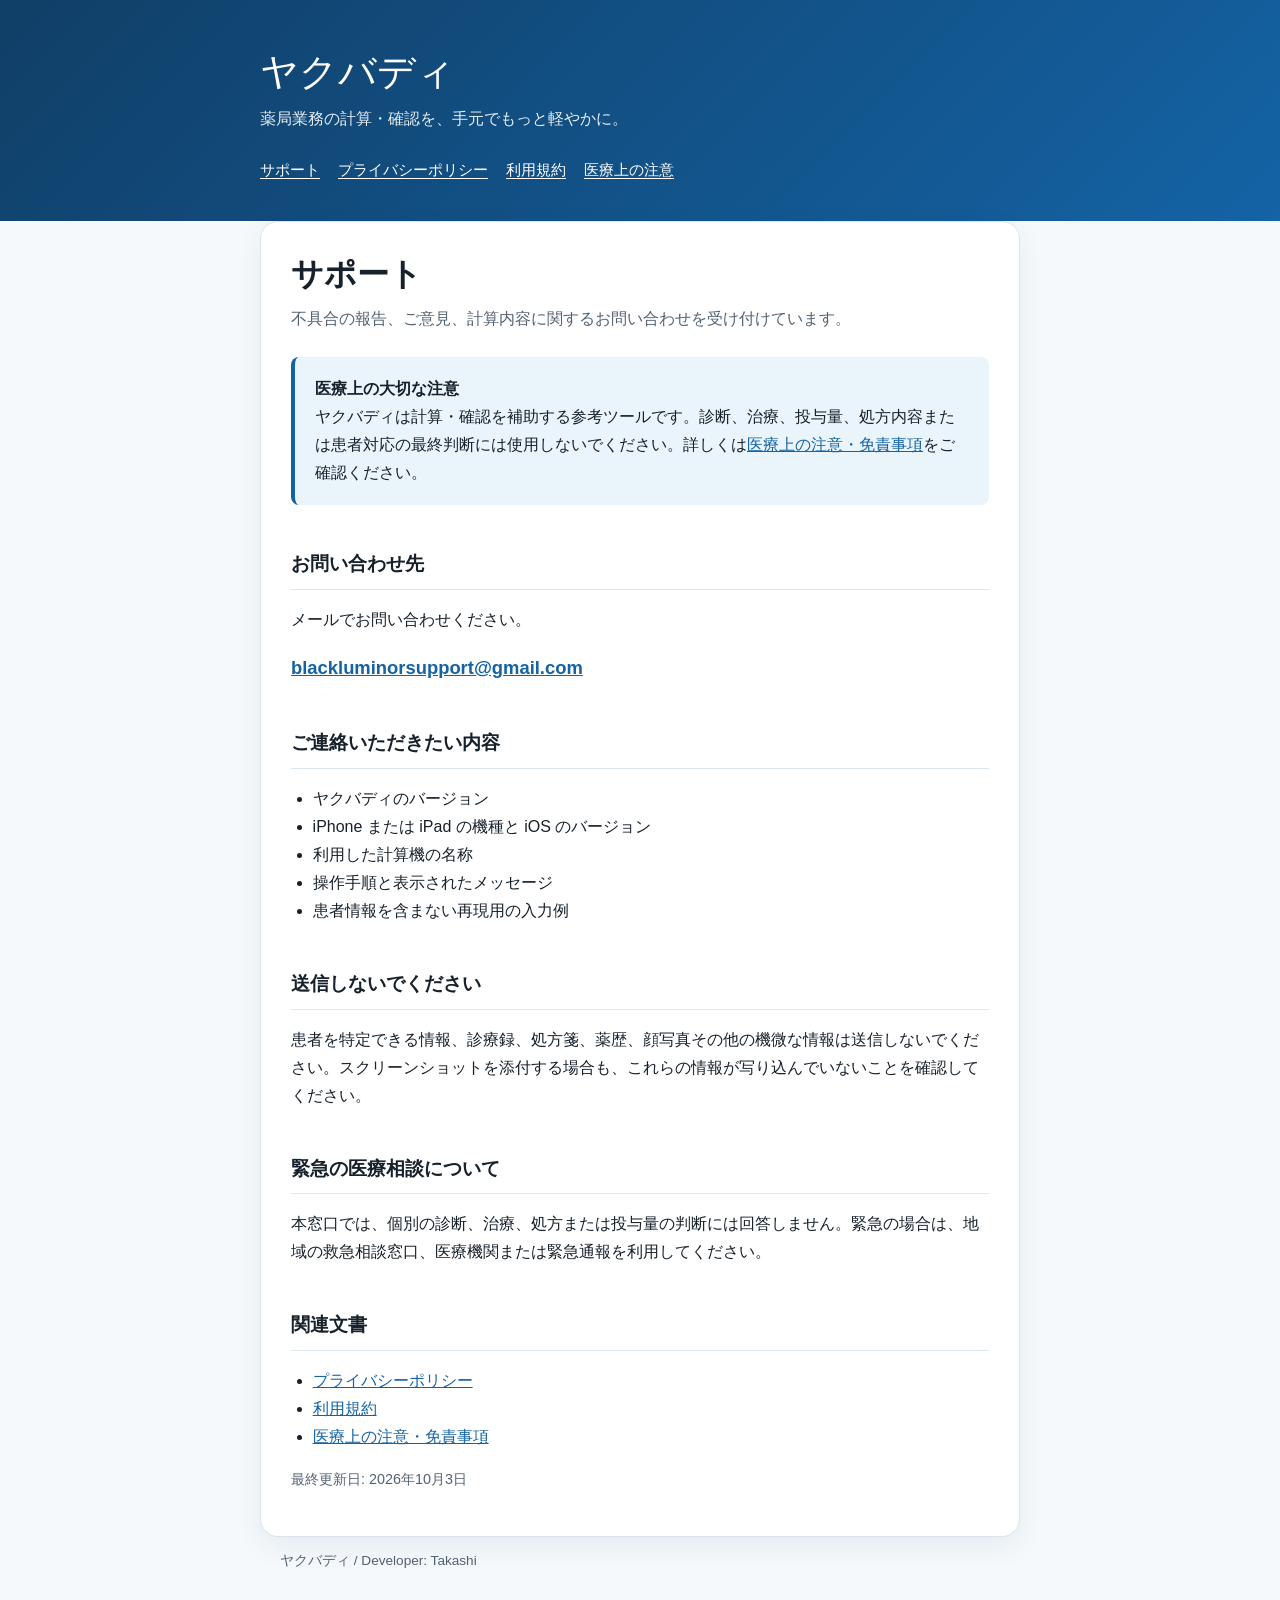
<file: index.html>
<!doctype html>
<html lang="ja"><head><meta charset="utf-8"><meta name="viewport" content="width=device-width, initial-scale=1"><meta name="description" content="ヤクバディのサポートページです。"><title>ヤクバディ サポート</title><link rel="stylesheet" href="style.css"></head>
<body><header class="site-header"><div class="container"><p class="brand">ヤクバディ</p><p class="tagline">薬局業務の計算・確認を、手元でもっと軽やかに。</p><nav aria-label="サイト内ナビゲーション"><a href="index.html">サポート</a><a href="privacy.html">プライバシーポリシー</a><a href="terms.html">利用規約</a><a href="medical-notice.html">医療上の注意</a></nav></div></header>
<main class="container"><h1>サポート</h1><p class="lead">不具合の報告、ご意見、計算内容に関するお問い合わせを受け付けています。</p>
<div class="notice"><strong>医療上の大切な注意</strong><br>ヤクバディは計算・確認を補助する参考ツールです。診断、治療、投与量、処方内容または患者対応の最終判断には使用しないでください。詳しくは<a href="medical-notice.html">医療上の注意・免責事項</a>をご確認ください。</div>
<h2>お問い合わせ先</h2><p>メールでお問い合わせください。</p><p class="email"><a href="mailto:blackluminorsupport@gmail.com">blackluminorsupport@gmail.com</a></p>
<h2>ご連絡いただきたい内容</h2><ul><li>ヤクバディのバージョン</li><li>iPhone または iPad の機種と iOS のバージョン</li><li>利用した計算機の名称</li><li>操作手順と表示されたメッセージ</li><li>患者情報を含まない再現用の入力例</li></ul>
<h2>送信しないでください</h2><p>患者を特定できる情報、診療録、処方箋、薬歴、顔写真その他の機微な情報は送信しないでください。スクリーンショットを添付する場合も、これらの情報が写り込んでいないことを確認してください。</p>
<h2>緊急の医療相談について</h2><p>本窓口では、個別の診断、治療、処方または投与量の判断には回答しません。緊急の場合は、地域の救急相談窓口、医療機関または緊急通報を利用してください。</p>
<h2>関連文書</h2><ul><li><a href="privacy.html">プライバシーポリシー</a></li><li><a href="terms.html">利用規約</a></li><li><a href="medical-notice.html">医療上の注意・免責事項</a></li></ul><p class="updated">最終更新日: 2026年10月3日</p></main><footer class="container">ヤクバディ / Developer: Takashi</footer></body></html>
</file>
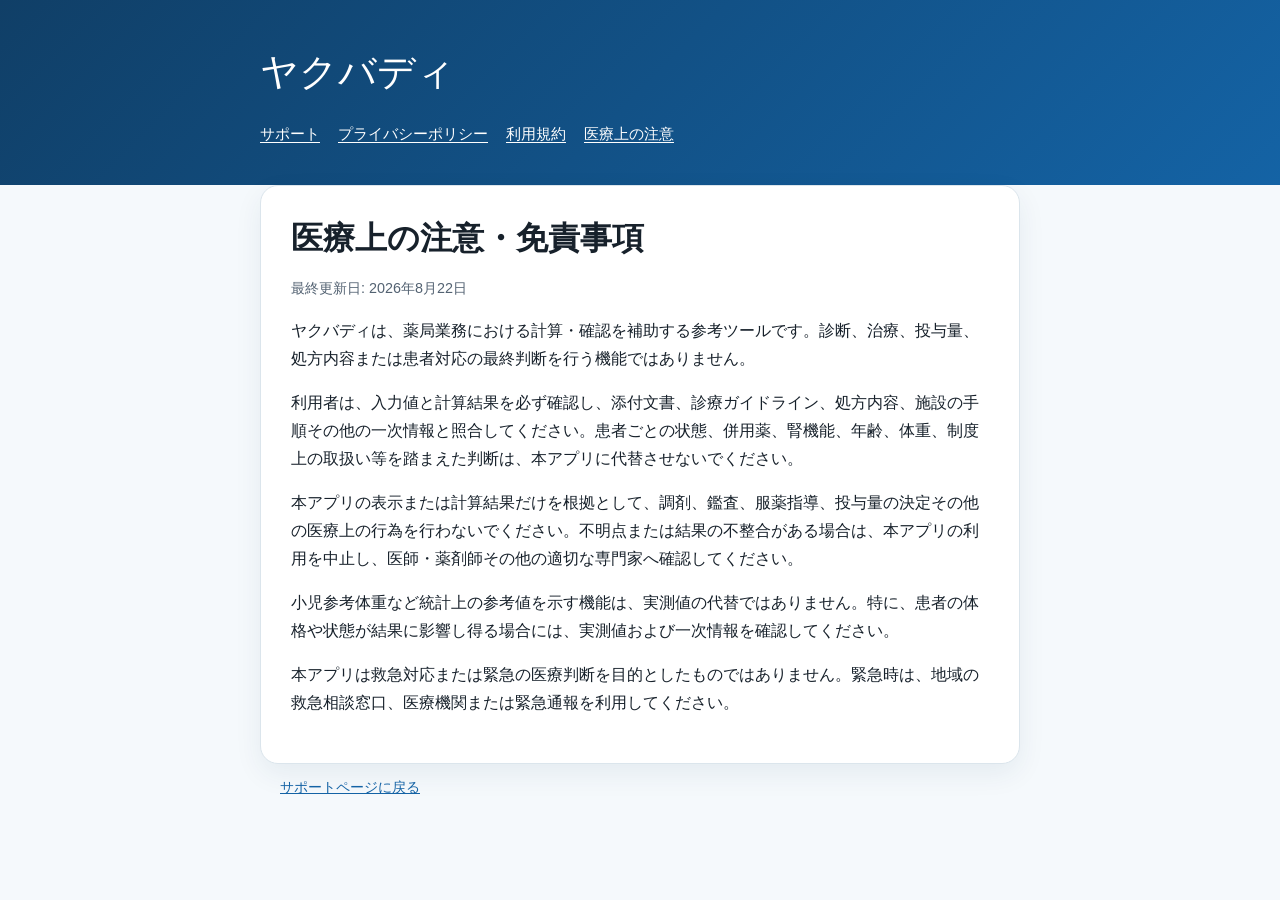
<file: medical-notice.html>
<!doctype html>
<html lang="ja"><head><meta charset="utf-8"><meta name="viewport" content="width=device-width, initial-scale=1"><title>ヤクバディ 医療上の注意・免責事項</title><link rel="stylesheet" href="style.css"></head>
<body><header class="site-header"><div class="container"><p class="brand">ヤクバディ</p><nav aria-label="サイト内ナビゲーション"><a href="index.html">サポート</a><a href="privacy.html">プライバシーポリシー</a><a href="terms.html">利用規約</a><a href="medical-notice.html">医療上の注意</a></nav></div></header><main class="container"><h1>医療上の注意・免責事項</h1><p class="updated">最終更新日: 2026年8月22日</p><p>ヤクバディは、薬局業務における計算・確認を補助する参考ツールです。診断、治療、投与量、処方内容または患者対応の最終判断を行う機能ではありません。</p><p>利用者は、入力値と計算結果を必ず確認し、添付文書、診療ガイドライン、処方内容、施設の手順その他の一次情報と照合してください。患者ごとの状態、併用薬、腎機能、年齢、体重、制度上の取扱い等を踏まえた判断は、本アプリに代替させないでください。</p><p>本アプリの表示または計算結果だけを根拠として、調剤、鑑査、服薬指導、投与量の決定その他の医療上の行為を行わないでください。不明点または結果の不整合がある場合は、本アプリの利用を中止し、医師・薬剤師その他の適切な専門家へ確認してください。</p><p>小児参考体重など統計上の参考値を示す機能は、実測値の代替ではありません。特に、患者の体格や状態が結果に影響し得る場合には、実測値および一次情報を確認してください。</p><p>本アプリは救急対応または緊急の医療判断を目的としたものではありません。緊急時は、地域の救急相談窓口、医療機関または緊急通報を利用してください。</p></main><footer class="container"><a href="index.html">サポートページに戻る</a></footer></body></html>
</file>
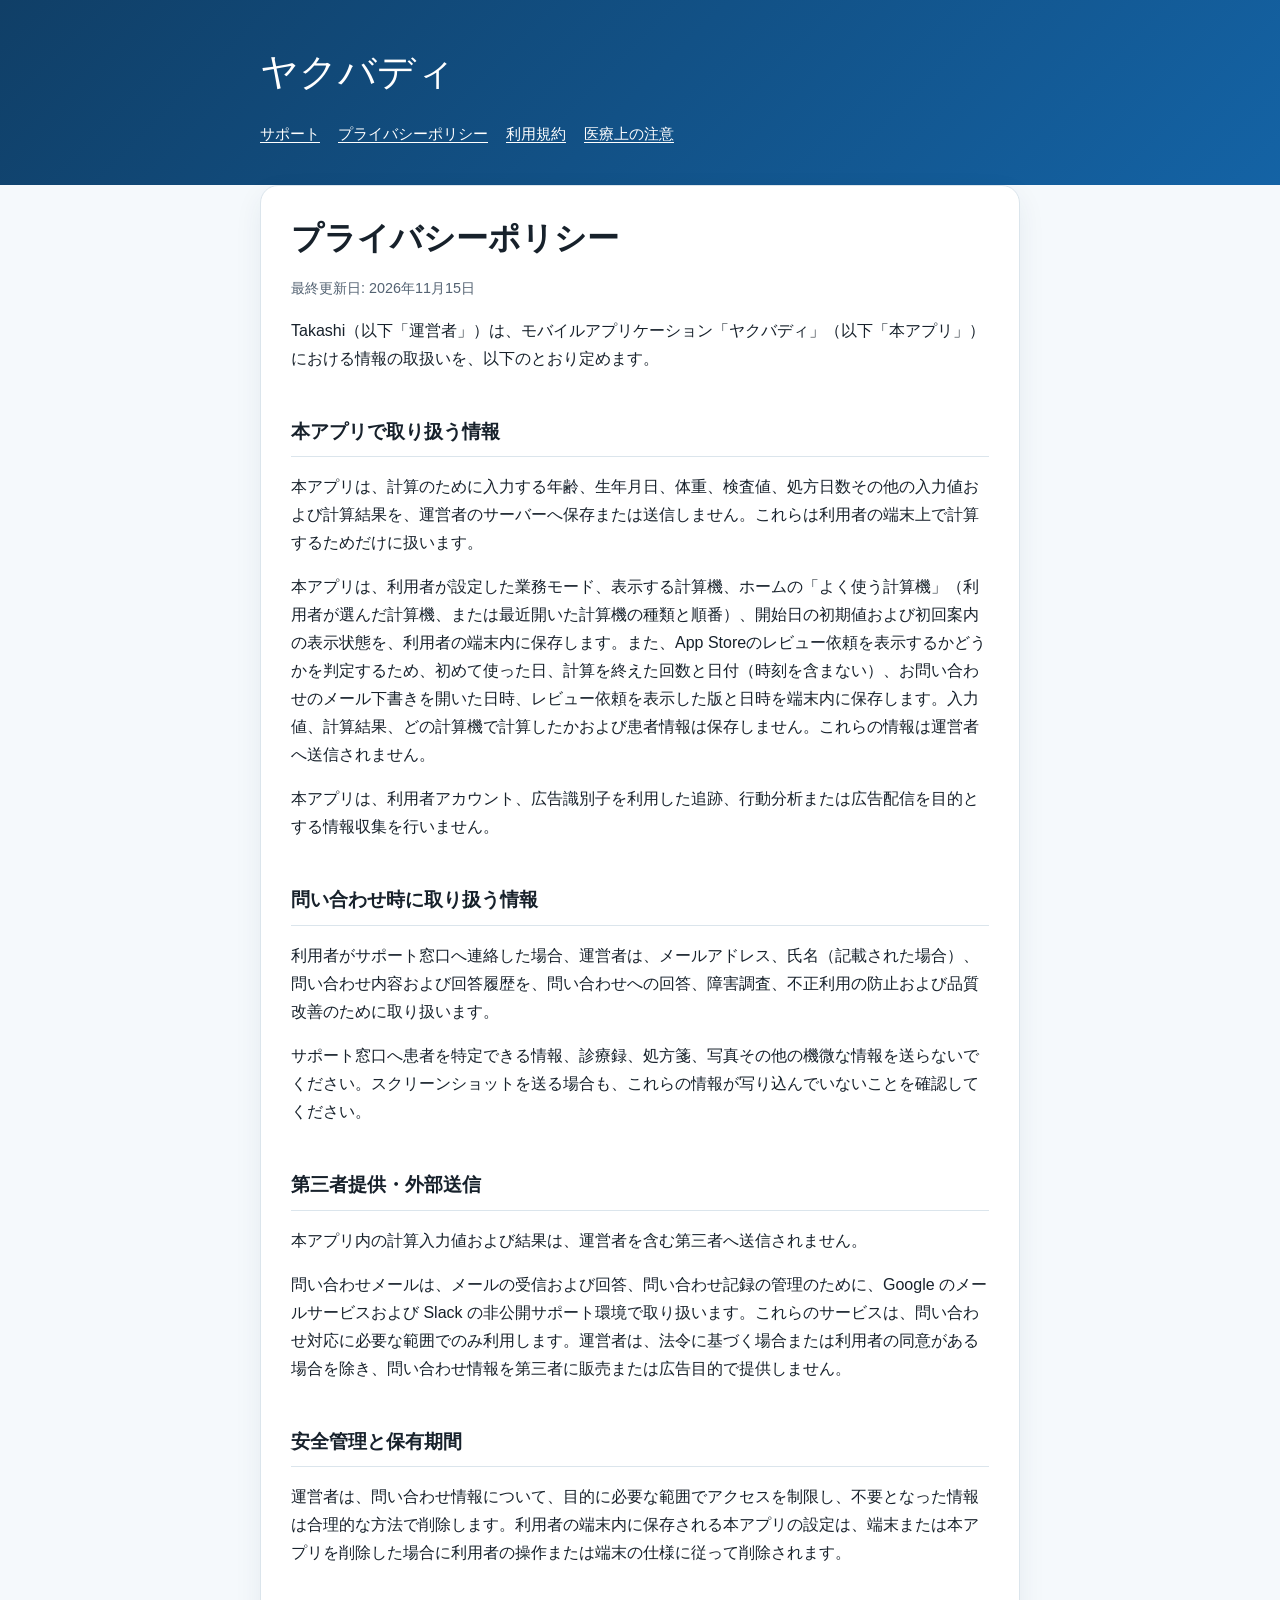
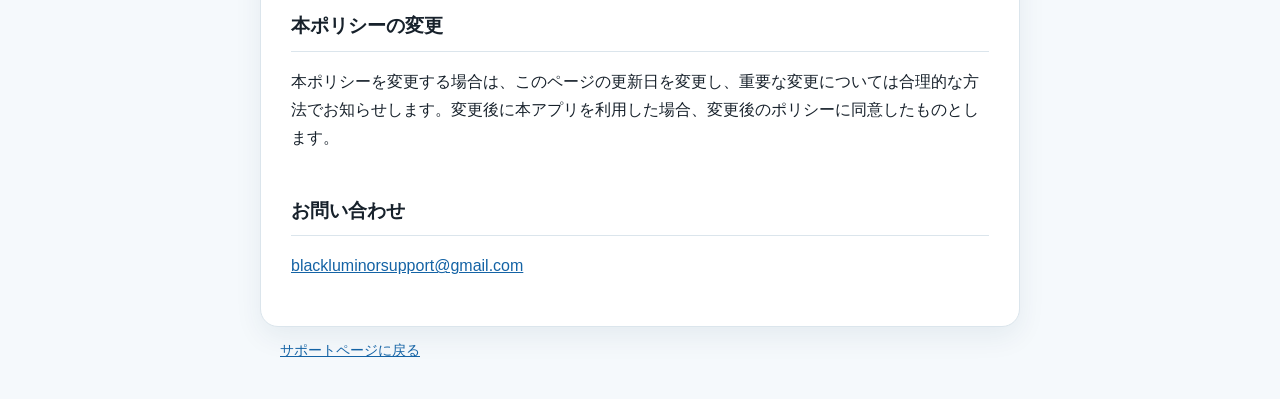
<file: privacy.html>
<!doctype html>
<html lang="ja"><head><meta charset="utf-8"><meta name="viewport" content="width=device-width, initial-scale=1"><title>ヤクバディ プライバシーポリシー</title><link rel="stylesheet" href="style.css"></head>
<body><header class="site-header"><div class="container"><p class="brand">ヤクバディ</p><nav aria-label="サイト内ナビゲーション"><a href="index.html">サポート</a><a href="privacy.html">プライバシーポリシー</a><a href="terms.html">利用規約</a><a href="medical-notice.html">医療上の注意</a></nav></div></header><main class="container"><h1>プライバシーポリシー</h1><p class="updated">最終更新日: 2026年11月15日</p><p>Takashi（以下「運営者」）は、モバイルアプリケーション「ヤクバディ」（以下「本アプリ」）における情報の取扱いを、以下のとおり定めます。</p>
<h2>本アプリで取り扱う情報</h2><p>本アプリは、計算のために入力する年齢、生年月日、体重、検査値、処方日数その他の入力値および計算結果を、運営者のサーバーへ保存または送信しません。これらは利用者の端末上で計算するためだけに扱います。</p><p>本アプリは、利用者が設定した業務モード、表示する計算機、ホームの「よく使う計算機」（利用者が選んだ計算機、または最近開いた計算機の種類と順番）、開始日の初期値および初回案内の表示状態を、利用者の端末内に保存します。また、App Storeのレビュー依頼を表示するかどうかを判定するため、初めて使った日、計算を終えた回数と日付（時刻を含まない）、お問い合わせのメール下書きを開いた日時、レビュー依頼を表示した版と日時を端末内に保存します。入力値、計算結果、どの計算機で計算したかおよび患者情報は保存しません。これらの情報は運営者へ送信されません。</p><p>本アプリは、利用者アカウント、広告識別子を利用した追跡、行動分析または広告配信を目的とする情報収集を行いません。</p>
<h2>問い合わせ時に取り扱う情報</h2><p>利用者がサポート窓口へ連絡した場合、運営者は、メールアドレス、氏名（記載された場合）、問い合わせ内容および回答履歴を、問い合わせへの回答、障害調査、不正利用の防止および品質改善のために取り扱います。</p><p>サポート窓口へ患者を特定できる情報、診療録、処方箋、写真その他の機微な情報を送らないでください。スクリーンショットを送る場合も、これらの情報が写り込んでいないことを確認してください。</p>
<h2>第三者提供・外部送信</h2><p>本アプリ内の計算入力値および結果は、運営者を含む第三者へ送信されません。</p><p>問い合わせメールは、メールの受信および回答、問い合わせ記録の管理のために、Google のメールサービスおよび Slack の非公開サポート環境で取り扱います。これらのサービスは、問い合わせ対応に必要な範囲でのみ利用します。運営者は、法令に基づく場合または利用者の同意がある場合を除き、問い合わせ情報を第三者に販売または広告目的で提供しません。</p>
<h2>安全管理と保有期間</h2><p>運営者は、問い合わせ情報について、目的に必要な範囲でアクセスを制限し、不要となった情報は合理的な方法で削除します。利用者の端末内に保存される本アプリの設定は、端末または本アプリを削除した場合に利用者の操作または端末の仕様に従って削除されます。</p>
<h2>本ポリシーの変更</h2><p>本ポリシーを変更する場合は、このページの更新日を変更し、重要な変更については合理的な方法でお知らせします。変更後に本アプリを利用した場合、変更後のポリシーに同意したものとします。</p><h2>お問い合わせ</h2><p><a href="mailto:blackluminorsupport@gmail.com">blackluminorsupport@gmail.com</a></p></main><footer class="container"><a href="index.html">サポートページに戻る</a></footer></body></html>
</file>
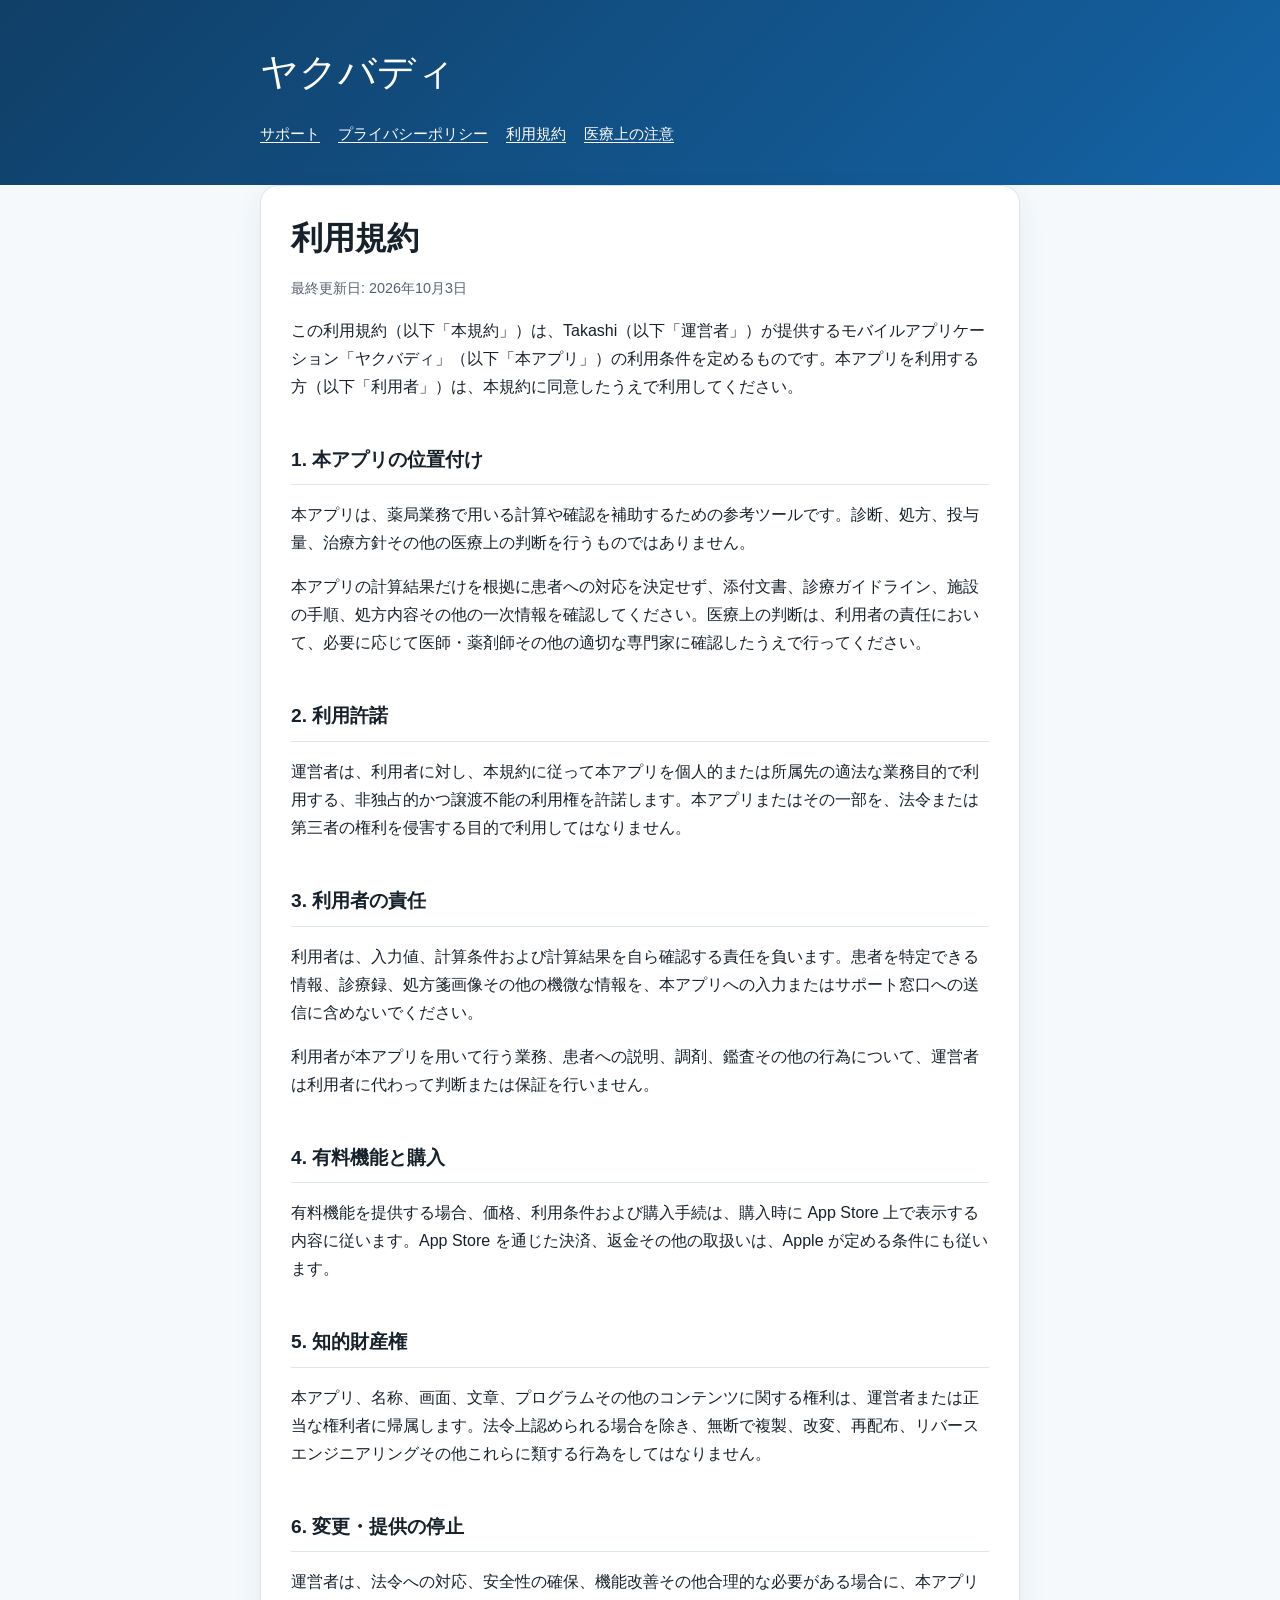
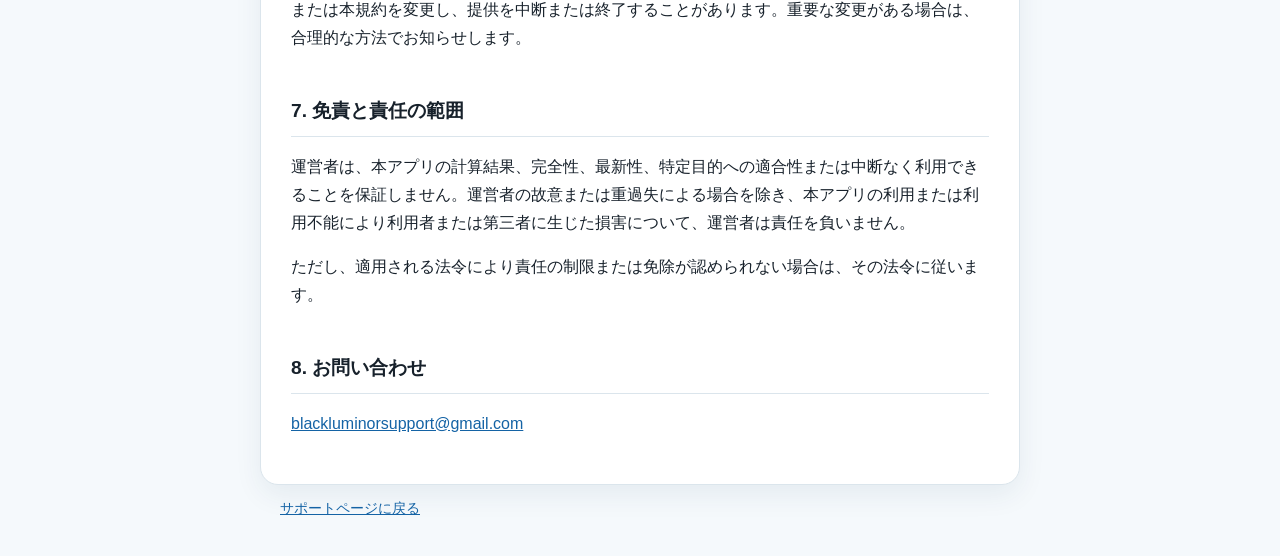
<file: terms.html>
<!doctype html>
<html lang="ja"><head><meta charset="utf-8"><meta name="viewport" content="width=device-width, initial-scale=1"><title>ヤクバディ 利用規約</title><link rel="stylesheet" href="style.css"></head>
<body><header class="site-header"><div class="container"><p class="brand">ヤクバディ</p><nav aria-label="サイト内ナビゲーション"><a href="index.html">サポート</a><a href="privacy.html">プライバシーポリシー</a><a href="terms.html">利用規約</a><a href="medical-notice.html">医療上の注意</a></nav></div></header><main class="container"><h1>利用規約</h1><p class="updated">最終更新日: 2026年10月3日</p><p>この利用規約（以下「本規約」）は、Takashi（以下「運営者」）が提供するモバイルアプリケーション「ヤクバディ」（以下「本アプリ」）の利用条件を定めるものです。本アプリを利用する方（以下「利用者」）は、本規約に同意したうえで利用してください。</p>
<h2>1. 本アプリの位置付け</h2><p>本アプリは、薬局業務で用いる計算や確認を補助するための参考ツールです。診断、処方、投与量、治療方針その他の医療上の判断を行うものではありません。</p><p>本アプリの計算結果だけを根拠に患者への対応を決定せず、添付文書、診療ガイドライン、施設の手順、処方内容その他の一次情報を確認してください。医療上の判断は、利用者の責任において、必要に応じて医師・薬剤師その他の適切な専門家に確認したうえで行ってください。</p>
<h2>2. 利用許諾</h2><p>運営者は、利用者に対し、本規約に従って本アプリを個人的または所属先の適法な業務目的で利用する、非独占的かつ譲渡不能の利用権を許諾します。本アプリまたはその一部を、法令または第三者の権利を侵害する目的で利用してはなりません。</p>
<h2>3. 利用者の責任</h2><p>利用者は、入力値、計算条件および計算結果を自ら確認する責任を負います。患者を特定できる情報、診療録、処方箋画像その他の機微な情報を、本アプリへの入力またはサポート窓口への送信に含めないでください。</p><p>利用者が本アプリを用いて行う業務、患者への説明、調剤、鑑査その他の行為について、運営者は利用者に代わって判断または保証を行いません。</p>
<h2>4. 有料機能と購入</h2><p>有料機能を提供する場合、価格、利用条件および購入手続は、購入時に App Store 上で表示する内容に従います。App Store を通じた決済、返金その他の取扱いは、Apple が定める条件にも従います。</p>
<h2>5. 知的財産権</h2><p>本アプリ、名称、画面、文章、プログラムその他のコンテンツに関する権利は、運営者または正当な権利者に帰属します。法令上認められる場合を除き、無断で複製、改変、再配布、リバースエンジニアリングその他これらに類する行為をしてはなりません。</p>
<h2>6. 変更・提供の停止</h2><p>運営者は、法令への対応、安全性の確保、機能改善その他合理的な必要がある場合に、本アプリまたは本規約を変更し、提供を中断または終了することがあります。重要な変更がある場合は、合理的な方法でお知らせします。</p>
<h2>7. 免責と責任の範囲</h2><p>運営者は、本アプリの計算結果、完全性、最新性、特定目的への適合性または中断なく利用できることを保証しません。運営者の故意または重過失による場合を除き、本アプリの利用または利用不能により利用者または第三者に生じた損害について、運営者は責任を負いません。</p><p>ただし、適用される法令により責任の制限または免除が認められない場合は、その法令に従います。</p><h2>8. お問い合わせ</h2><p><a href="mailto:blackluminorsupport@gmail.com">blackluminorsupport@gmail.com</a></p></main><footer class="container"><a href="index.html">サポートページに戻る</a></footer></body></html>
</file>
<file: style.css>
:root { color-scheme: light; --blue-900: #103f67; --blue-700: #1463a5; --blue-100: #eaf4fb; --ink: #17212b; --muted: #536272; --line: #dbe5ec; --surface: #fff; }
* { box-sizing: border-box; }
body { margin: 0; background: #f5f9fc; color: var(--ink); font-family: -apple-system, BlinkMacSystemFont, "Hiragino Sans", "Yu Gothic", sans-serif; line-height: 1.75; }
.site-header { background: linear-gradient(135deg, var(--blue-900), var(--blue-700)); color: #fff; padding: 48px 20px 38px; }
.container { max-width: 760px; margin: 0 auto; }
.brand { margin: 0; font-size: clamp(1.75rem, 5vw, 2.35rem); line-height: 1.3; }.tagline { margin: 8px 0 0; opacity: .9; }
nav { display: flex; flex-wrap: wrap; gap: 6px 18px; margin-top: 24px; } nav a { color: #fff; font-size: .95rem; text-underline-offset: 3px; }
main { margin: 28px auto; padding: 30px; background: var(--surface); border: 1px solid var(--line); border-radius: 18px; box-shadow: 0 10px 28px rgb(20 56 84 / 7%); }
h1 { margin: 0 0 8px; font-size: clamp(1.5rem, 4vw, 2rem); line-height: 1.4; } h2 { margin: 42px 0 12px; padding-bottom: 8px; border-bottom: 1px solid var(--line); font-size: 1.2rem; } p, li { font-size: 1rem; }
a { color: var(--blue-700); } ul { padding-left: 1.35em; }.lead { color: var(--muted); margin-top: 0; }.notice { margin: 24px 0; padding: 18px 20px; background: var(--blue-100); border-left: 4px solid var(--blue-700); border-radius: 8px; }.email { font-size: 1.15rem; font-weight: 700; }.updated { color: var(--muted); font-size: .9rem; } footer { padding: 12px 20px 36px; color: var(--muted); font-size: .85rem; }
@media (max-width: 560px) { .site-header { padding-top: 36px; } main { margin: 16px; padding: 24px 20px; border-radius: 14px; } }
</file>
